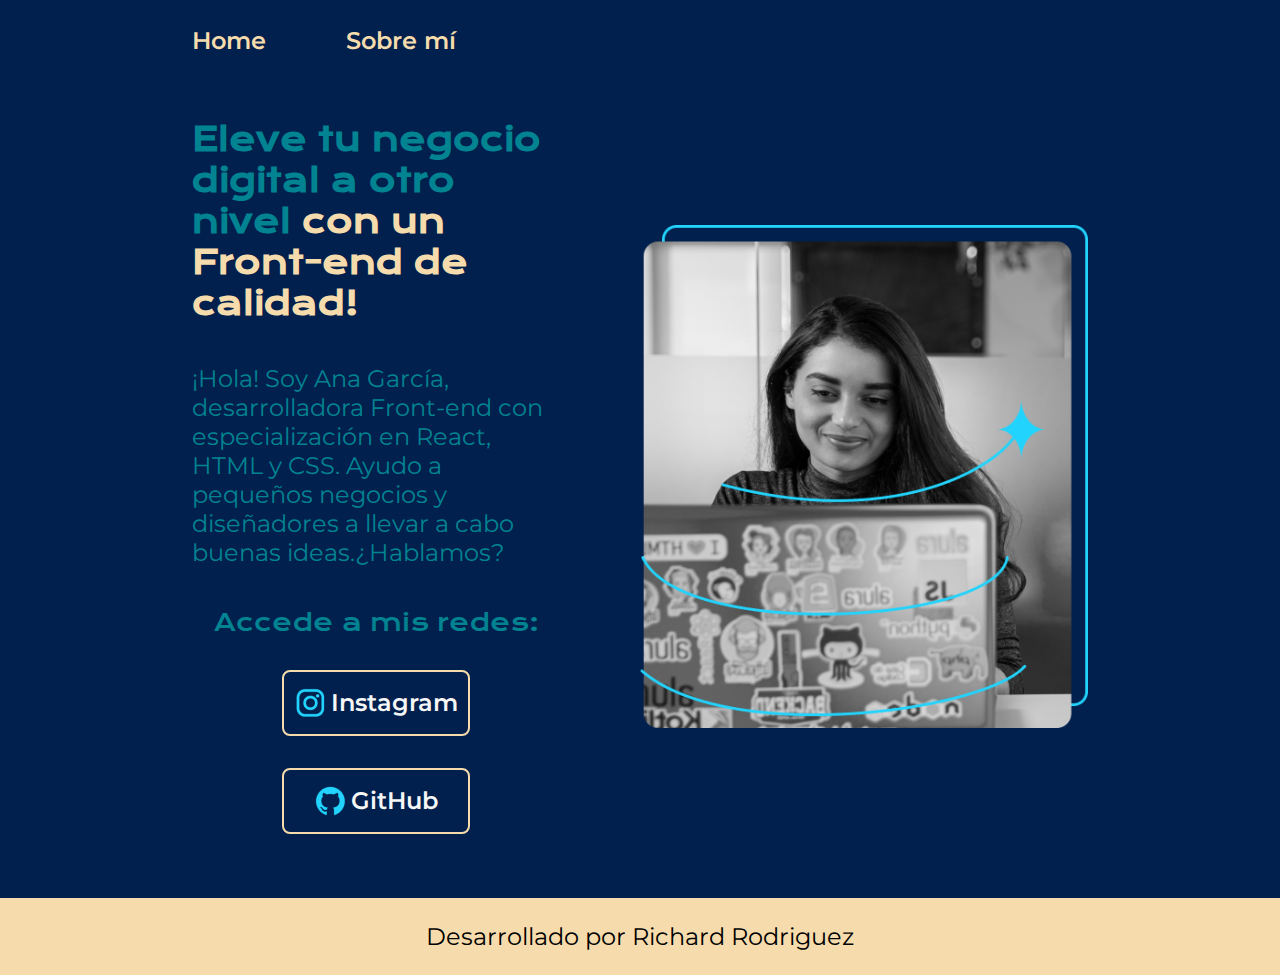
<file: index.html>
<!DOCTYPE html>
<html lang="es-mx">
<head>
    <meta charset="UTF-8"> 
    <meta http-equiv="X-UA-Compatible" content="IE=edge">
    <meta name="viewport" content="width=device-width, initial-scale=1.0">
    <link rel="stylesheet" href="/styles/style.css">
    <title>Portafolio</title>
</head>
<body>
    <header class="header">
        <nav class="header__menu">
            <a href="index.html" class="header__menu__link">Home</a>
            <a href="about.html" class="header__menu__link">Sobre mí</a>
            <!-- <a href="curriculum.html" class="header__menu__link">Curriculum</a> -->
        </nav>
    </header>
    <main class="presentacion">
        <section class="presentacion__contenido">
            <h1 class="presentacion__contenido__titulo">Eleve tu negocio digital a otro nivel <strong class="titulo-destaque">con un Front-end de calidad!</strong></h1>
            <p class="presentacion__contenido__texto">¡Hola! Soy Ana García, desarrolladora Front-end con especialización en React, HTML y CSS. Ayudo a pequeños negocios y diseñadores a llevar a cabo buenas ideas.¿Hablamos?</p>
            <div class="presentacion__enlaces">
                <h2 class="presentacion__enlaces__subtitulo">Accede a mis redes:</h2>
                <a class="presentacion__enlaces__link" href="https://instagram.com/"> <img src="/assets/instagram.png" alt="">Instagram</a>
                <a class="presentacion__enlaces__link" href="https://github.com/"> <img src="/assets/github.png" alt="">GitHub</a>
            </div>
        </section>
        <img src="/assets/Imagem.png" alt="Foto de Ana García desarrolando un proyecto" class="img-ana">
    </main>
    <footer class="footer">
        <p>Desarrollado por Richard Rodriguez</p>
    </footer>
</body>
</html>
</file>
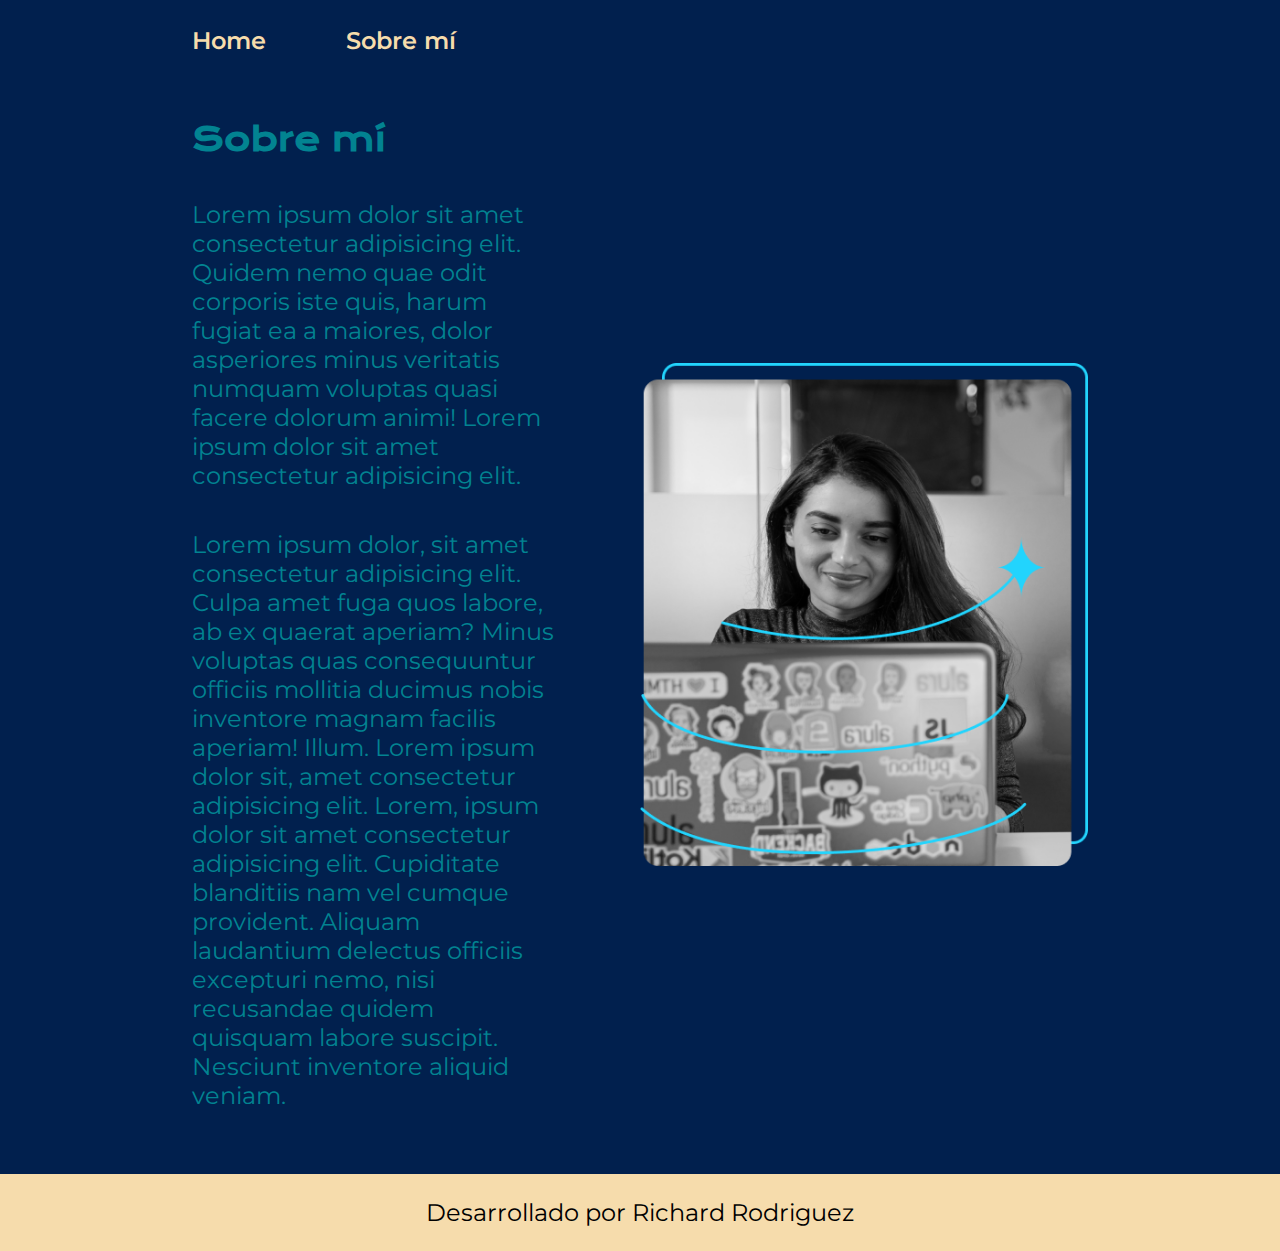
<file: about.html>
<!DOCTYPE html>
<html lang="es">
<head>
    <meta charset="UTF-8">
    <meta name="viewport" content="width=device-width, initial-scale=1.0">
    <link rel="stylesheet" href="/styles/style.css">
    <title>Sobre mí</title>
</head>
<body>
    <header class="header">
        <nav class="header__menu">
            <a href="index.html" class="header__menu__link">Home</a>
            <a href="about.html" class="header__menu__link">Sobre mí</a>
            <!-- <a href="curriculum.html" class="header__menu__link">Curriculum</a> -->
        </nav>
    </header>
    <main class="presentacion">
        <section class="presentacion__contenido">
            <h1 class="presentacion__contenido__titulo">Sobre mí</h1>
            <p class="presentacion__contenido__texto">Lorem ipsum dolor sit amet consectetur adipisicing elit. Quidem nemo quae odit corporis iste quis, harum fugiat ea a maiores, dolor asperiores minus veritatis numquam voluptas quasi facere dolorum animi! Lorem ipsum dolor sit amet consectetur adipisicing elit.</p>
            <p class="presentacion__contenido__texto">Lorem ipsum dolor, sit amet consectetur adipisicing elit. Culpa amet fuga quos labore, ab ex quaerat aperiam? Minus voluptas quas consequuntur officiis mollitia ducimus nobis inventore magnam facilis aperiam! Illum. Lorem ipsum dolor sit, amet consectetur adipisicing elit. Lorem, ipsum dolor sit amet consectetur adipisicing elit. Cupiditate blanditiis nam vel cumque provident. Aliquam laudantium delectus officiis excepturi nemo, nisi recusandae quidem quisquam labore suscipit. Nesciunt inventore aliquid veniam.</p>
        </section>
        <img src="/assets/Imagem.png" alt="Foto de Ana Garcia" class="img-ana">
    </main>
    <footer class="footer">
        <p>Desarrollado por Richard Rodriguez</p>
    </footer>
</body>
</html>
</file>
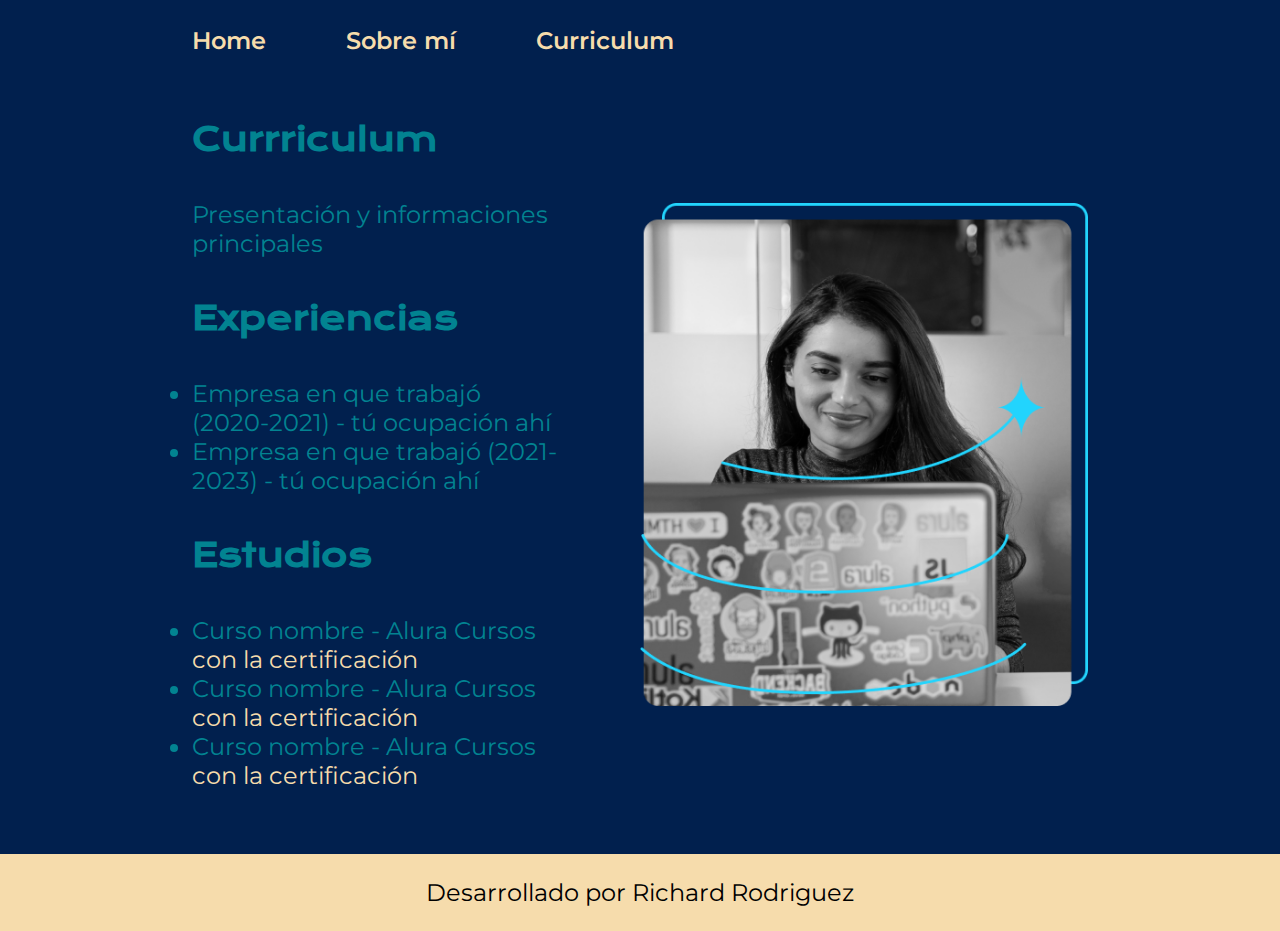
<file: curriculum.html>
<!DOCTYPE html>
<html lang="en">
<head>
    <meta charset="UTF-8">
    <meta name="viewport" content="width=device-width, initial-scale=1.0">
    <link rel="stylesheet" href="/styles/style.css">
    <title>Currriculum</title>
</head>
<body>
    <header class="header">
        <nav class="header__menu">
            <a href="index.html" class="header__menu__link">Home</a>
            <a href="about.html" class="header__menu__link">Sobre mí</a>
            <a href="curriculum.html" class="header__menu__link">Curriculum</a>
        </nav>
    </header>
    <main class="presentacion">
        <section class="presentacion__contenido">
            <h2 class="presentacion__contenido__titulo">Currriculum</h2>
            <p class="presentacion__contenido__texto">Presentación y informaciones principales</p>
            <h2 class="presentacion__contenido__titulo">Experiencias</h2>
            <ul class="presentacion__contenido__texto">
                <li>Empresa en que trabajó (2020-2021) - tú ocupación ahí</li>
                <li>Empresa en que trabajó (2021-2023) - tú ocupación ahí</li>
            </ul>
            <h2 class="presentacion__contenido__titulo">Estudios</h2>
            <ul class="presentacion__contenido__texto">
                <li>Curso nombre - Alura Cursos <a href="">con la certificación</a></li>
                <li>Curso nombre - Alura Cursos <a href="">con la certificación</a></li>
                <li>Curso nombre - Alura Cursos <a href="">con la certificación</a></li>
            </ul>
        </section>
        <img src="/assets/Imagem.png" alt="Foto de Ana" class="img-ana">
    </main>
    <footer class="footer">
        <p>Desarrollado por Richard Rodriguez</p>
    </footer>
</body>
</html>
</file>
<file: styles/style.css>
@import url('https://fonts.googleapis.com/css2?family=Krona+One&display=swap');
@import url('https://fonts.googleapis.com/css2?family=Montserrat:ital,wght@0,100..900;1,100..900&display=swap');

:root{
    --color-primario: #01204E;
    --color-secundario: #028391;
    --color-terciario: #F6DCAC;
    --color-hover: #FEAE6F;

    --fuente-montserrat: 'Montserrat', sans-serif;
    --fuente-krona: 'Krona One', sans-serif;
}

* {
    padding: 0;
    margin: 0;
}

body{
    background-color: var(--color-primario);
    color: var(--color-secundario);
    box-sizing: border-box;
}

.header{
    padding: 2% 0 0 15%;
}

.header__menu{
    display: flex;
    gap: 80px;
}

.header__menu__link{
    font-family: var(--fuente-montserrat);
    font-size: 1.5rem;
    font-weight: 600;
    color: var(--color-terciario);
    text-decoration: none;
}

.presentacion{
    /* background-color: #326; */
    display: flex;
    align-items: center;
    justify-content: space-between;
    /* padding: 6% 10%; */
    margin: 5% 15%;
    gap: 80px;
}

.titulo-destaque{
    color: var(--color-terciario);
}

.presentacion__contenido{
    width: 50%;
    display: flex;
    flex-direction: column;
    gap: 40px;
}

.presentacion__contenido__titulo{
    font-size: 2rem;
    font-family: var(--fuente-krona);
}

.presentacion__contenido__texto{
    font-size: 1.5rem;
    font-family: var(--fuente-montserrat);
}

.presentacion__enlaces{
    display: flex;
    flex-direction: column;
    align-items: center;
    justify-content: space-between;
    gap: 32px;
}

.presentacion__enlaces__subtitulo{
    font-family: var(--fuente-krona);
    font-size: 1.5rem;
    font-weight: 400;    
}

.presentacion__enlaces__link{
    width: 50%;
    text-align: center;
    padding: 15px 0;
    border-radius: 8px;
    font-family: var(--fuente-montserrat);
    font-size: 1.5rem;
    font-weight: 600;
    text-decoration: none;
    color: #f6f6f6;
    border: 2px solid var(--color-terciario);
    display: flex;
    justify-content: center;
    align-items: center;
    gap: 4px;
}

.presentacion__enlaces__link:hover{
    background-color: var(--color-hover);
    cursor: pointer;
}

.img-ana{
    width: 50%;
}

.footer{
    background-color: var(--color-terciario);
    padding: 24px;
    color: #000;
    text-align: center;
    font-family: var(--fuente-montserrat);
    font-size: 1.5rem;
    font-weight: 400;
}

.presentacion__contenido__texto a{
    text-decoration: none;
    color: var(--color-terciario);
}

@media (max-width: 1250px){
    .header{
        padding: 10% 0 5% 0;
    }

    .header__menu{
        justify-content: center;
    }

    .presentacion{
        flex-direction: column-reverse;
        margin: 5%;
    }

    .presentacion__contenido{
        width: auto;
        padding: 0 2%;
    }
}
</file>
